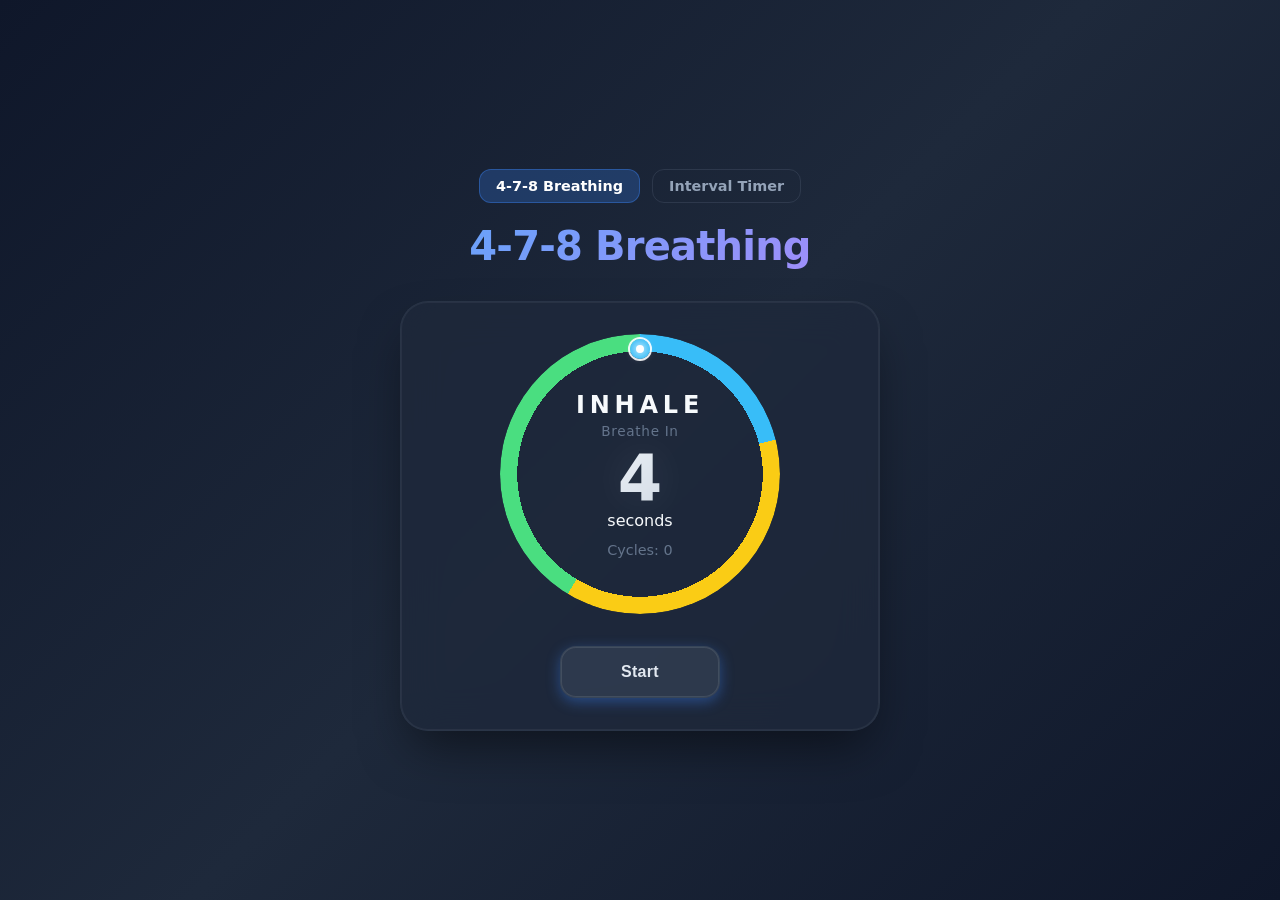
<file: index.html>
<!DOCTYPE html>
<html lang="en">
<head>
  <meta charset="UTF-8" />
  <meta name="viewport" content="width=device-width, initial-scale=1.0" />
  <title>4-7-8 Breathing</title>
  <link rel="stylesheet" href="style.css" />
</head>
<body>
  <main class="page">
    <nav class="app-nav">
      <a href="index.html" class="active">4-7-8 Breathing</a>
      <a href="timer.html">Interval Timer</a>
    </nav>
    <h1>4-7-8 Breathing</h1>
    <div class="breathing-card">
      <div class="ring-container">
        <div class="track"></div>
        <div id="dot" class="dot"></div>
      <div class="ring-label">
        <span id="phase-name" class="phase-main">INHALE</span>
        <span id="phase-subtitle" class="phase-sub">Breathe In</span>
        <strong id="remaining">4</strong>
        <span>seconds</span>
        <span id="cycle-count">Cycles: 0</span>
      </div>
      </div>

      <div class="controls">
        <button id="toggle-btn" class="toggle">Start</button>
      </div>
    </div>
  </main>

  <script src="app.js"></script>
</body>
</html>
</file>
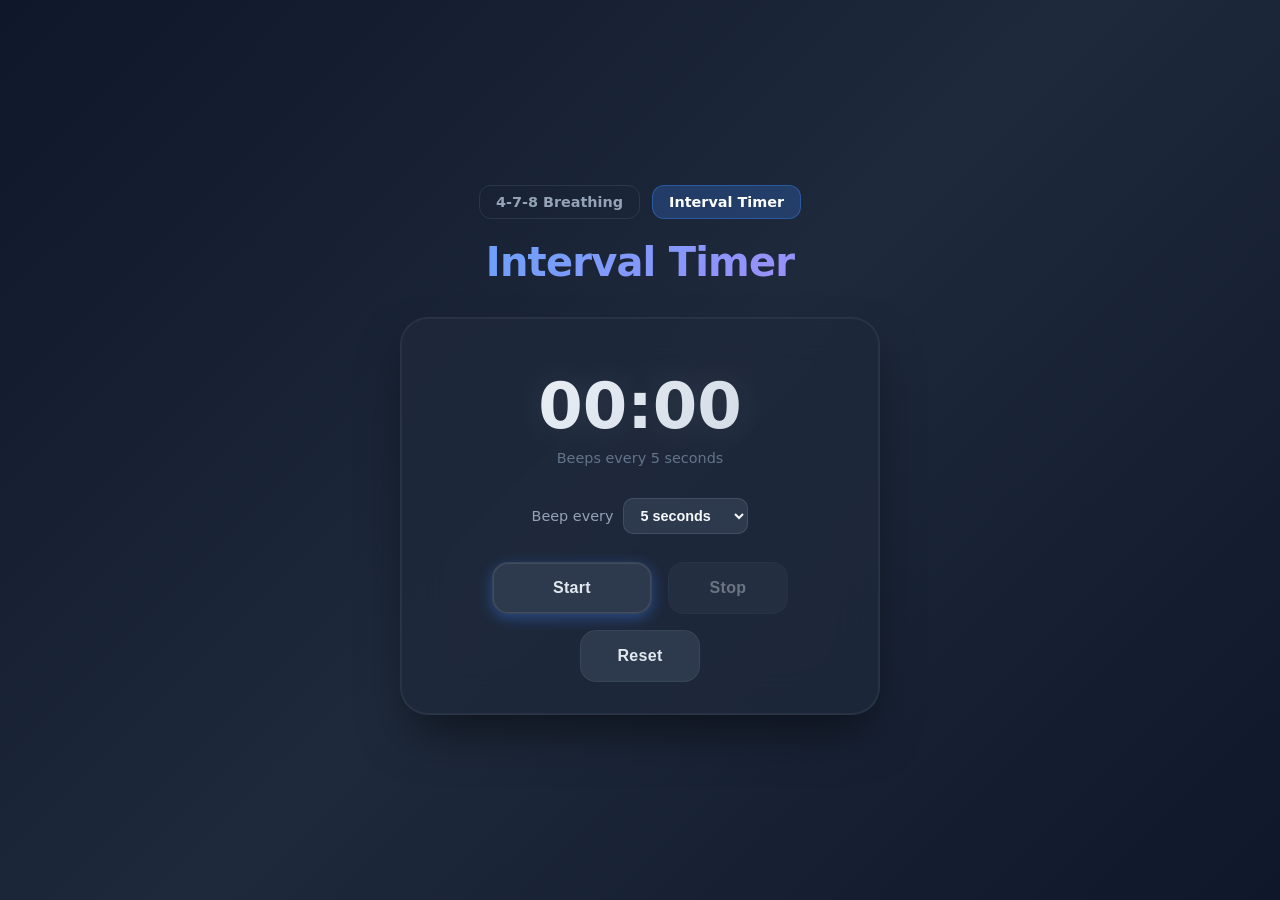
<file: timer.html>
<!DOCTYPE html>
<html lang="en">
<head>
  <meta charset="UTF-8" />
  <meta name="viewport" content="width=device-width, initial-scale=1.0" />
  <title>Interval Timer</title>
  <link rel="stylesheet" href="style.css" />
</head>
<body>
  <main class="page">
    <nav class="app-nav">
      <a href="index.html">4-7-8 Breathing</a>
      <a href="timer.html" class="active">Interval Timer</a>
    </nav>
    <h1>Interval Timer</h1>
    <div class="breathing-card timer-card">
      <div class="timer-display">
        <strong id="elapsed">00:00</strong>
        <span id="beep-note">Beeps every 5 seconds</span>
      </div>

      <div class="interval-picker">
        <label for="beep-interval">Beep every</label>
        <select id="beep-interval">
          <option value="5" selected>5 seconds</option>
          <option value="10">10 seconds</option>
          <option value="15">15 seconds</option>
          <option value="30">30 seconds</option>
          <option value="60">60 seconds</option>
        </select>
      </div>

      <div class="controls">
        <button id="start-btn" class="toggle">Start</button>
        <button id="stop-btn" class="secondary" disabled>Stop</button>
        <button id="reset-btn" class="secondary">Reset</button>
      </div>
    </div>
  </main>

  <script src="timer.js"></script>
</body>
</html>
</file>
<file: style.css>
:root {
  color-scheme: dark;
  color: #f7fafc;
  background: linear-gradient(135deg, #0f172a 0%, #1e293b 50%, #0f172a 100%);
  font-family: Inter, system-ui, -apple-system, sans-serif;
}

* {
  box-sizing: border-box;
}

body {
  min-height: 100vh;
  margin: 0;
  display: grid;
  place-items: center;
  padding: 24px;
  background-attachment: fixed;
}

.page {
  width: min(100%, 480px);
}

.app-nav {
  display: flex;
  gap: 12px;
  justify-content: center;
  margin-bottom: 20px;
}

.app-nav a {
  color: #94a3b8;
  text-decoration: none;
  font-size: 0.9rem;
  font-weight: 600;
  padding: 8px 16px;
  border-radius: 12px;
  border: 1px solid rgba(148, 163, 184, 0.15);
  transition: all 0.2s ease;
}

.app-nav a:hover {
  color: #f7fafc;
  border-color: rgba(148, 163, 184, 0.3);
}

.app-nav a.active {
  color: white;
  background: rgba(59, 130, 246, 0.25);
  border-color: rgba(59, 130, 246, 0.4);
}

h1 {
  margin: 0 0 32px;
  font-size: clamp(1.75rem, 5vw, 2.5rem);
  text-align: center;
  font-weight: 600;
  letter-spacing: -0.02em;
  background: linear-gradient(135deg, #60a5fa, #a78bfa, #60a5fa);
  background-size: 200% 200%;
  -webkit-background-clip: text;
  -webkit-text-fill-color: transparent;
  background-clip: text;
  animation: gradientShift 4s ease infinite;
}

@keyframes gradientShift {
  0%, 100% { background-position: 0% 50%; }
  50% { background-position: 100% 50%; }
}

.breathing-card {
  background: rgba(30, 41, 59, 0.8);
  backdrop-filter: blur(20px);
  -webkit-backdrop-filter: blur(20px);
  border: 1px solid rgba(148, 163, 184, 0.1);
  border-radius: 28px;
  padding: 32px;
  box-shadow: 
    0 25px 50px -12px rgba(0, 0, 0, 0.5),
    0 0 0 1px rgba(255, 255, 255, 0.05) inset;
}

.ring-container {
  position: relative;
  width: min(85vw, 280px);
  aspect-ratio: 1 / 1;
  margin: 0 auto 32px;
  display: grid;
  place-items: center;
}

.track {
  width: 100%;
  height: 100%;
  border-radius: 50%;
  /* Calm colors: blue for inhale, yellow for hold, green for exhale */
  background: conic-gradient(
    #38bdf8 0deg 75.789deg,    /* Sky blue - INHALE */
    #facc15 75.789deg 211.053deg,  /* Yellow - HOLD */
    #4ade80 211.053deg 360deg    /* Green - EXHALE */
  );
  mask: radial-gradient(circle, transparent 62%, black 62%);
  -webkit-mask: radial-gradient(circle, transparent 62%, black 62%);
  position: relative;
  box-shadow: 
    0 0 60px rgba(56, 189, 248, 0.15),
    0 0 100px rgba(250, 204, 21, 0.1);
}

.dot {
  width: 24px;
  height: 24px;
  border-radius: 50%;
  position: absolute;
  top: 50%;
  left: 50%;
  transform: translate(-50%, -50%) rotate(0deg) translate(0, -125px);
  transform-origin: center;
  z-index: 5;
  border: 2px solid rgba(255, 255, 255, 0.9);
  /* Use CSS variable for color */
  --dot-color: #38bdf8;
}

/* Outer ring color - matches current phase */
.dot::before {
  content: '';
  position: absolute;
  top: 0;
  left: 0;
  right: 0;
  bottom: 0;
  border-radius: 50%;
  background: var(--dot-color, #38bdf8);
  box-shadow: 
    0 0 20px var(--dot-color, #38bdf8),
    0 0 40px var(--dot-color, #38bdf8)80,
    0 2px 8px rgba(0, 0, 0, 0.3);
}

/* Bright center dot */
.dot::after {
  content: '';
  position: absolute;
  top: 50%;
  left: 50%;
  transform: translate(-50%, -50%);
  width: 8px;
  height: 8px;
  border-radius: 50%;
  background: white;
  box-shadow: 
    0 0 8px white,
    0 0 12px white;
}

.ring-label {
  position: absolute;
  top: 50%;
  left: 50%;
  transform: translate(-50%, -50%);
  text-align: center;
  z-index: 10;
}

.ring-label span,
.ring-label strong {
  display: block;
}

#phase-name {
  font-size: 1.5rem;
  margin-bottom: 4px;
  font-weight: 700;
  letter-spacing: 0.2em;
}

.phase-main {
  display: block;
  margin-bottom: 2px;
}

.phase-sub {
  display: block;
  font-size: 0.85rem;
  font-weight: 400;
  color: #64748b;
  margin-bottom: 8px;
  letter-spacing: 0.05em;
}

.phase-indicator {
  width: 8px;
  height: 8px;
  border-radius: 50%;
  display: inline-block;
  margin-right: 8px;
  vertical-align: middle;
  box-shadow: 0 0 10px currentColor;
}

#remaining {
  font-size: 4rem;
  font-weight: 700;
  line-height: 1;
  font-variant-numeric: tabular-nums;
  background: linear-gradient(135deg, #f1f5f9, #cbd5e1);
  -webkit-background-clip: text;
  -webkit-text-fill-color: transparent;
  background-clip: text;
  text-shadow: 0 0 40px rgba(255, 255, 255, 0.1);
}

#cycle-count {
  margin-top: 12px;
  font-size: 0.9rem;
  color: #64748b;
  font-weight: 500;
}

.controls {
  display: flex;
  gap: 16px;
  justify-content: center;
  flex-wrap: wrap;
}

.timer-card {
  text-align: center;
}

.timer-display {
  margin: 24px 0 32px;
}

#elapsed {
  display: block;
  font-size: 4rem;
  font-weight: 700;
  line-height: 1;
  font-variant-numeric: tabular-nums;
  background: linear-gradient(135deg, #f1f5f9, #cbd5e1);
  -webkit-background-clip: text;
  -webkit-text-fill-color: transparent;
  background-clip: text;
  text-shadow: 0 0 40px rgba(255, 255, 255, 0.1);
}

#beep-note {
  display: block;
  margin-top: 12px;
  font-size: 0.9rem;
  color: #64748b;
}

.interval-picker {
  display: flex;
  align-items: center;
  justify-content: center;
  gap: 10px;
  margin-bottom: 28px;
  font-size: 0.9rem;
  color: #94a3b8;
}

.interval-picker select {
  background: rgba(71, 85, 105, 0.4);
  color: #f7fafc;
  border: 1px solid rgba(148, 163, 184, 0.2);
  border-radius: 10px;
  padding: 8px 12px;
  font-size: 0.9rem;
  font-weight: 600;
  cursor: pointer;
}

.secondary {
  background: rgba(71, 85, 105, 0.4);
  color: #e2e8f0;
  border: 1px solid rgba(148, 163, 184, 0.1);
  min-width: 120px;
}

.secondary:hover {
  background: rgba(71, 85, 105, 0.6);
  border-color: rgba(148, 163, 184, 0.2);
}

button:disabled {
  opacity: 0.4;
  cursor: not-allowed;
  transform: none !important;
}

button {
  border: none;
  border-radius: 16px;
  padding: 16px 32px;
  font-size: 1rem;
  font-weight: 600;
  cursor: pointer;
  transition: all 0.25s cubic-bezier(0.4, 0, 0.2, 1);
  letter-spacing: 0.02em;
}

button:hover {
  transform: translateY(-2px);
}

button:active {
  transform: translateY(0);
}

.primary {
  background: linear-gradient(135deg, #3b82f6 0%, #2563eb 100%);
  color: white;
  box-shadow: 
    0 4px 14px rgba(59, 130, 246, 0.4),
    0 0 0 1px rgba(255, 255, 255, 0.1) inset;
}

.primary:hover {
  background: linear-gradient(135deg, #60a5fa 0%, #3b82f6 100%);
  box-shadow: 
    0 6px 20px rgba(59, 130, 246, 0.5),
    0 0 0 1px rgba(255, 255, 255, 0.15) inset;
}

button:not(.primary) {
  background: rgba(71, 85, 105, 0.4);
  color: #e2e8f0;
  border: 1px solid rgba(148, 163, 184, 0.1);
}

button:not(.primary):hover {
  background: rgba(71, 85, 105, 0.6);
  border-color: rgba(148, 163, 184, 0.2);
}

/* Toggle button */
.toggle {
  background: linear-gradient(135deg, #3b82f6 0%, #2563eb 100%);
  color: white;
  box-shadow: 
    0 4px 14px rgba(59, 130, 246, 0.4),
    0 0 0 1px rgba(255, 255, 255, 0.1) inset;
  min-width: 160px;
}

.toggle:hover {
  background: linear-gradient(135deg, #60a5fa 0%, #3b82f6 100%);
  box-shadow: 
    0 6px 20px rgba(59, 130, 246, 0.5),
    0 0 0 1px rgba(255, 255, 255, 0.15) inset;
}

.toggle.running {
  background: linear-gradient(135deg, #ef4444 0%, #dc2626 100%);
  box-shadow: 
    0 4px 14px rgba(239, 68, 68, 0.4),
    0 0 0 1px rgba(255, 255, 255, 0.1) inset;
}

.toggle.running:hover {
  background: linear-gradient(135deg, #f87171 0%, #ef4444 100%);
  box-shadow: 
    0 6px 20px rgba(239, 68, 68, 0.5),
    0 0 0 1px rgba(255, 255, 255, 0.15) inset;
}
</file>
